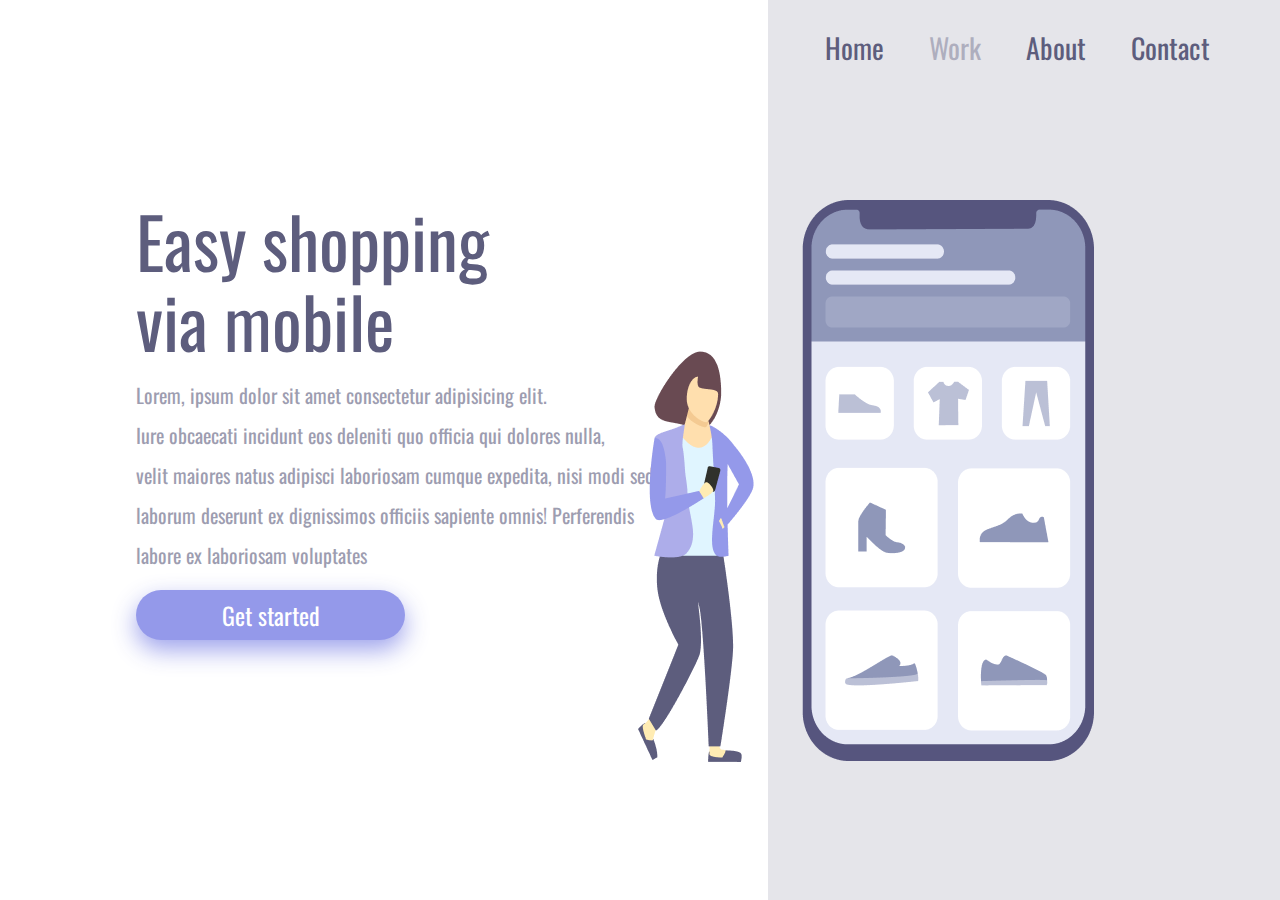
<file: Devclub/index.html>
<!DOCTYPE html>
<html lang="pt-br">

<head>
    <meta charset="UTF-8">
    <meta name="viewport" content="width=device-width, initial-scale=1.0">
    <title>Easy shopping</title>
    <link rel="stylesheet" href="style.css">
    <link rel="preconnect" href="https://fonts.googleapis.com">
    <link rel="preconnect" href="https://fonts.gstatic.com" crossorigin>
    <link href="https://fonts.googleapis.com/css2?family=Oswald:wght@200..700&display=swap" rel="stylesheet">
</head>

<body>
    <div class="center">
        <section class="left">
            <h1>Easy shopping via mobile</h1>
            <p>Lorem, ipsum dolor sit amet consectetur adipisicing elit. <br>Iure obcaecati incidunt eos deleniti quo
                officia qui dolores nulla,<br> velit maiores natus adipisci laboriosam cumque expedita, nisi modi sed
                laborum deserunt ex dignissimos officiis sapiente omnis! Perferendis labore ex laboriosam voluptates</p>
            <button>Get started</button>
        </section>
        <section class="right">
            <header>
                <a>Home</a>
                <a>Work</a>
                <a>About</a>
                <a>Contact</a>
            </header>
            <img src="./img/easy.png">
        </section>
    </div>
</body>

</html>
</file>
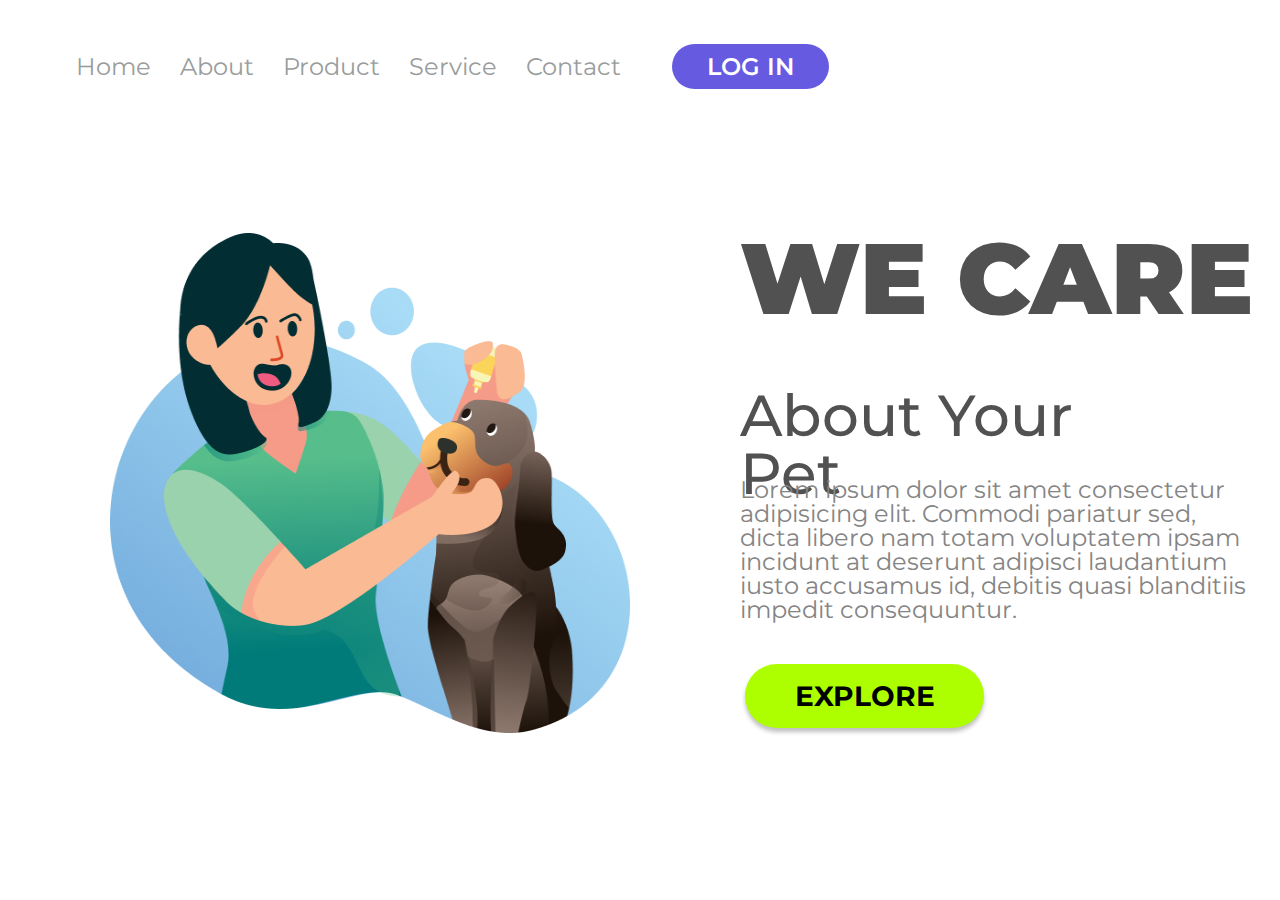
<file: Devclub/desafio2.html>
<!DOCTYPE html>
<html lang="pt-br">

<head>
    <meta charset="UTF-8">
    <meta name="viewport" content="width=device-width, initial-scale=1.0">
    <title>Desafio devclub 2</title>
    <link rel="stylesheet" href="desafio2.css">
    <link rel="preconnect" href="https://fonts.googleapis.com">
<link rel="preconnect" href="https://fonts.gstatic.com" crossorigin>
<link href="https://fonts.googleapis.com/css2?family=Montserrat:ital,wght@0,100..900;1,100..900&family=Oswald:wght@200..700&display=swap" rel="stylesheet">
</head>

<body>
    <div>
        <section>
            <a class="hm">Home</a>
            <a class="ab">About</a>
            <a class="pro">Product</a>
            <a class="serv">Service</a>
            <a class="cont">Contact</a>
            <button>LOG IN</button>
        </section>
        <img src="./img/Illustration 2.png">
        <main>
            <h1>WE CARE</h1>
            <h2>About Your Pet</h2>
            <p>Lorem ipsum dolor sit amet consectetur adipisicing elit. Commodi pariatur sed, dicta libero nam totam voluptatem ipsam incidunt at deserunt adipisci laudantium iusto accusamus id, debitis quasi blanditiis impedit consequuntur.</p>
            <button class="button">EXPLORE</button>
        </main>
    </div>
</body>

</html>
</file>
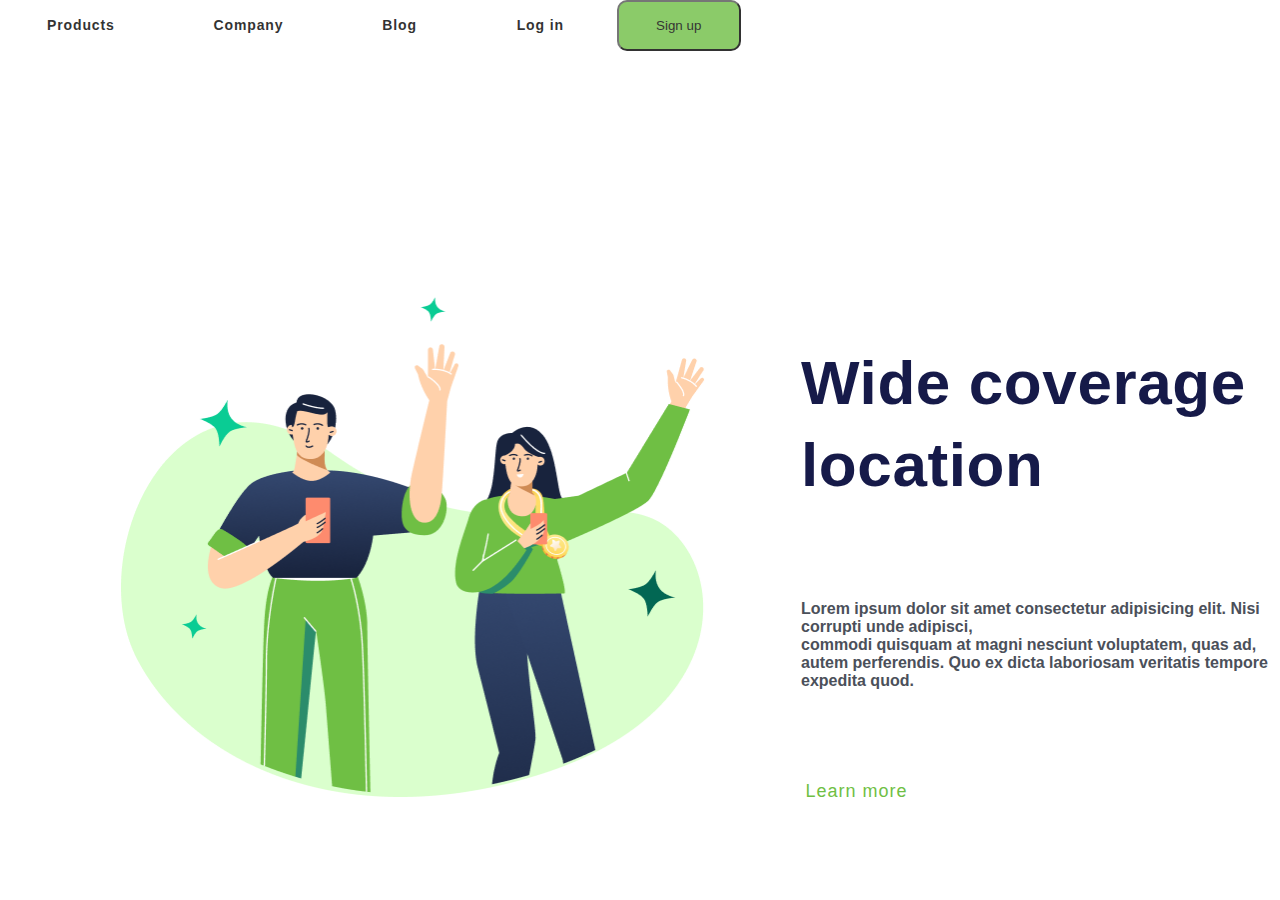
<file: Devclub/desafiodev.html>
<!DOCTYPE html>
<html lang="pt-br">

<head>
    <meta charset="UTF-8">
    <meta name="viewport" content="width=device-width, initial-scale=1.0">
    <title>Desafio Dev 1</title>
    <link rel="stylesheet" href="desafiodev.css">
</head>

<body>
    <div>
        <section><b>
            <a class="one">Products</a>
            <a class="two">Company</a>
            <a class="three">Blog</a>
            <a class="four">Log in</a>
            <button>Sign up</button>
        </section></b>
       <img src="./img/wide.png">
    <h1><b>Wide coverage location</h1>
    <p>Lorem ipsum dolor sit amet consectetur adipisicing elit. Nisi corrupti unde adipisci, <br>commodi quisquam at magni nesciunt voluptatem, quas ad, autem perferendis. Quo ex dicta laboriosam veritatis tempore expedita quod.</p></b>
    <a class="Learn">Learn more</a>
     </div>
</body>

</html>
</file>
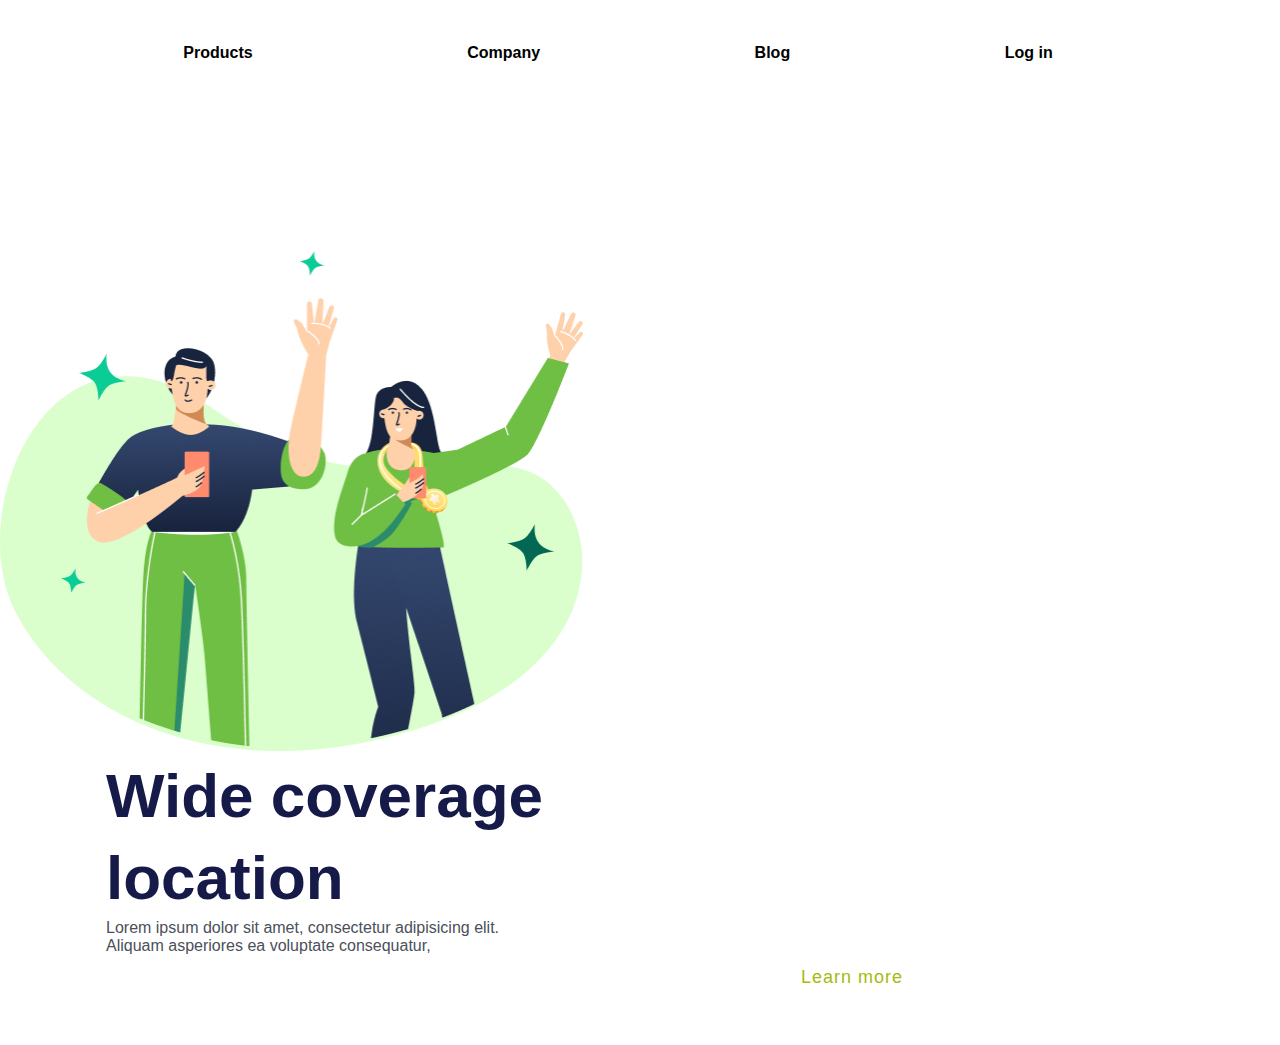
<file: Devclub/index2.html>
<!DOCTYPE html>
<html lang="pt-br">

<head>
    <meta charset="UTF-8">
    <meta name="viewport" content="width=device-width, initial-scale=1.0">
    <title>Wide coverage</title>
    <link rel="stylesheet" href="style2.css">
</head>

<body>
    <nav><b>
            <ul>
                <li>
                    <a>Products</a>
                </li>
                <li>
                    <a>Company</a>
                </li>
                <li>
                    <a>Blog</a>
                </li>
                <li>
                    <a>Log in</a>
                </li>
            </ul>
        </b>
        <button><b>Sign up</b></button>
    </nav>

    <img src="./img/positive.png">

    <div>
        <h1>Wide coverage location</h1>

        <p>Lorem ipsum dolor sit amet, consectetur adipisicing elit. <br>Aliquam asperiores ea voluptate consequatur,
        </p>
    </div>
    <section>
        <a>Learn more</a>
    </section>
</body>

</html>
</file>
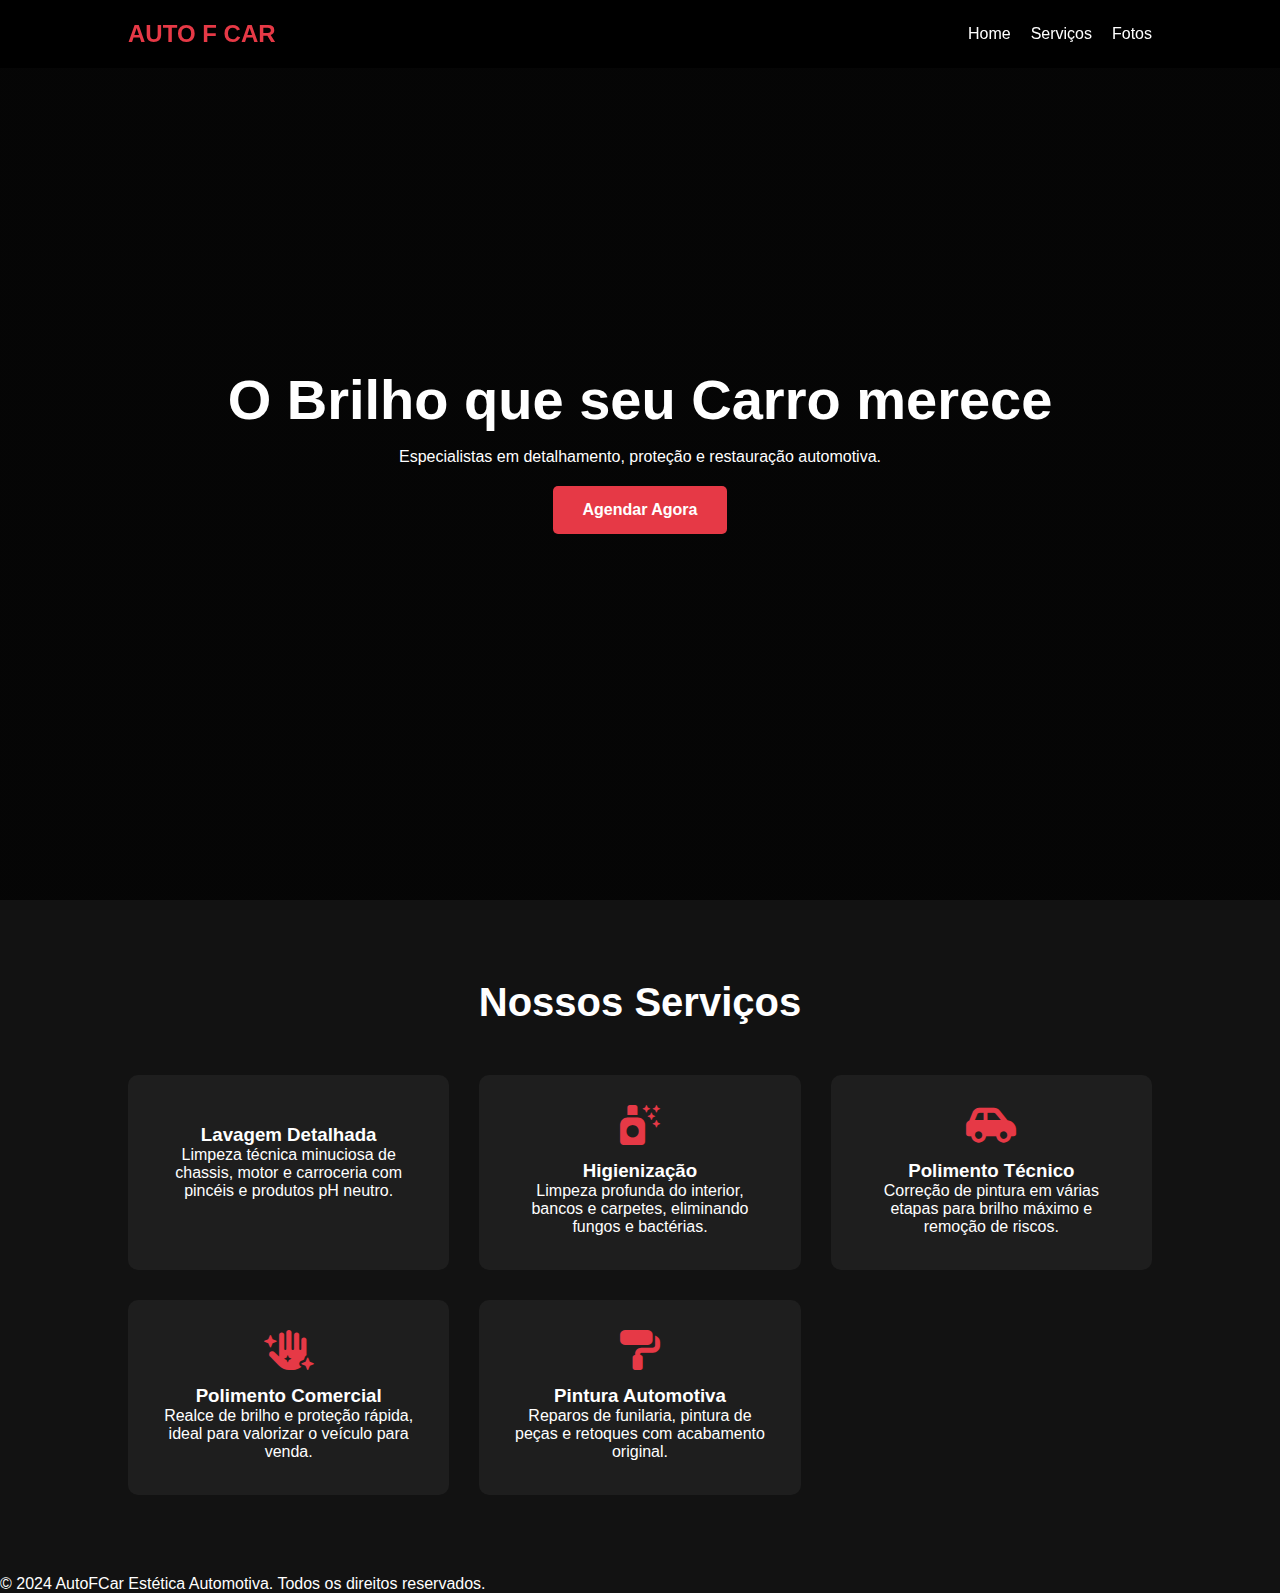
<file: Felipe/fcar.html>
<!DOCTYPE html>
<html lang="pt-br">

<head>
    <meta charset="UTF-8">
    <meta name="viewport" content="width=device-width, initial-scale=1.0">
    <title>F Car | Estética Automotiva Profissional</title>
    <link rel="stylesheet" href="./fcar.css">
    <link rel="stylesheet" href="https://cdnjs.cloudflare.com/ajax/libs/font-awesome/6.0.0/css/all.min.css">
</head>

<body>

    <header>
        <nav id="navbar">
            <div class="logo">AUTO F CAR</div>
            <ul class="nav-links">
                <li><a href="#home">Home</a></li>
                <li><a href="#servicos">Serviços</a></li>
                <li><a href="./projeto.html">Fotos</a></li>
            </ul>
        </nav>
    </header>

    <section id="home" class="hero">
        <div class="hero-content">
            <h1>O Brilho que seu Carro merece</h1>
            <p>Especialistas em detalhamento, proteção e restauração automotiva.</p>
            <a href="https://wa.me/5511987654321?text=Quero%20agendar%20um%20serviço" class="btn-cta" target="_blank">
                Agendar Agora
            </a>
        </div>
    </section>

    <section id="servicos" class="services">
        <h2>Nossos Serviços</h2>
        <div class="services-grid">
            <div class="service-card">
                <i class="fa-solid fa-faucet-drip"></i>
                <h3>Lavagem Detalhada</h3>
                <p>Limpeza técnica minuciosa de chassis, motor e carroceria com pincéis e produtos pH neutro.</p>
            </div>
            <div class="service-card">
                <i class="fa-solid fa-spray-can-sparkles"></i>
                <h3>Higienização</h3>
                <p>Limpeza profunda do interior, bancos e carpetes, eliminando fungos e bactérias.</p>
            </div>
            <div class="service-card">
                <i class="fa-solid fa-car-side"></i>
                <h3>Polimento Técnico</h3>
                <p>Correção de pintura em várias etapas para brilho máximo e remoção de riscos.</p>
            </div>
            <div class="service-card">
                <i class="fa-solid fa-hand-sparkles"></i>
                <h3>Polimento Comercial</h3>
                <p>Realce de brilho e proteção rápida, ideal para valorizar o veículo para venda.</p>
            </div>
            <div class="service-card">
                <i class="fa-solid fa-paint-roller"></i>
                <h3>Pintura Automotiva</h3>
                <p>Reparos de funilaria, pintura de peças e retoques com acabamento original.</p>
            </div>
        </div>
    </section>

    <footer>
        <p>&copy; 2024 AutoFCar Estética Automotiva. Todos os direitos reservados.</p>
    </footer>
    <script src="./fcar.js"></script>
</body>

</html>
</file>
<file: Devclub/style.css>
* {
    margin: 0;
    padding: 0;
    font-family: "Oswald", sans-serif;
    box-sizing: border-box;
    font-weight: 400;
}

.center {
    height: 100vh;
    width: 100vw;
}

.left {
    display: inline-block;
    width: 60%;
    padding: 136px;
    margin-top: 5%;
}

.right {
    display: inline-block;
    background: rgba(93, 93, 125, 0.16);
    height: 100vh;
    width: 40%;
    position: absolute;
}

img {
    position: relative;
    top: 15%;
    right: 130px;
}

h1 {
    width: 368px;
    font-size: 70px;
    line-height: 80px;
    color: #5D5D7D;

}

p {
    width: 540px;
    font-size: 20px;
    line-height: 40px;
    color: #5D5D7D;
    opacity: 0.6;
    margin: 15px 0;
}

button {
    width: 269px;
    height: 50px;
    background: #9499ea;
    box-shadow: 0px 10px 24px rgba(148, 153, 234, 0.9);
    font-size: 24px;
    line-height: 36px;
    text-align: center;
    color: #ffff;
    border-radius: 30px;
    border: none;
    cursor: pointer;
}

button:hover {
    opacity: .8;
}

button:active {
    opacity: .5;
}

a {
    font-size: 28px;
    line-height: 100%;
    margin-right: 41px;
    color: #5D5D7D;
    cursor: pointer;
}

a:nth-child(2) {
    opacity: .4;
}

a:active {
    opacity: .4;
}

a:hover {
    opacity: .8;
}

header {
    margin: 34px 0 0 57px;
}

@media screen and (max-width:1050px) {
    .left {
        width: 100%;
        height: 50%;
        padding: 0;
        margin: 0;
    }

    .right {
        display: block;
        height: auto;
        width: 100%;
        position: static;
        padding: 40px;
    }

    img {
        position: static;
        max-width: 90%;
    }

    header {
        display: none;
    }

    h1 {
        font-size: 36px;
        line-height: 52px;
        width: auto;
        margin: 58px 50px 0 50px;
        text-align: center;
    }

    p {
        margin: 15px 40px;
        width: auto;
        text-align: center;
        font-size: 14px;
        line-height: 24px;
    }

    button {
        margin: 0 auto;
        display: block;
    }

}
</file>
<file: Devclub/desafio2.css>
* {
    margin: 0;
    padding: 0;
    box-sizing: border-box;
    font-family: "Montserrat", sans-serif;

}

section {
    font-weight: 600px;
    font-size: 24px;
    line-height: 100%;
    letter-spacing: 0%;
}

.hm {
    width: 79px;
    height: 29px;
    color: rgba(152, 157, 156, 1);
    margin-top: 44px;
    margin-left: 76px;
    cursor: pointer;
}

.ab {
    width: 90px;
    height: 29px;
    color: rgba(152, 157, 156, 1);
    margin-top: 44px;
    margin-left: 23px;
    cursor: pointer;
}

.pro {
    width: 126px;
    height: 29px;
    color: rgba(152, 157, 156, 1);
    margin-top: 44px;
    margin-left: 23px;
    cursor: pointer;
}

.serv {
    width: 108px;
    height: 29px;
    color: rgba(152, 157, 156, 1);
    margin-top: 44px;
    margin-left: 23px;
    cursor: pointer;
}

.cont {
    width: 120px;
    height: 29px;
    color: rgba(152, 157, 156, 1);
    margin-top: 44px;
    margin-left: 23px;
    cursor: pointer;
}

button {
    width: 130;
    height: 41;
    font-weight: 600;
    font-size: 24px;
    border-radius: 30px;
    margin-top: 44px;
    margin-left: 45px;
    color: rgba(255, 255, 255, 1);
    background: rgba(102, 90, 225, 1);
    border: none;
    padding: 8px 35px;
    cursor: pointer;
}

img {
    margin-top: 144px;
    margin-left: 110px;
    width: 520px;
    height: 500px;
}

h1 {
    width: 513px;
    height: 122px;
    font-weight: 900;
    font-size: 100px;
    line-height: 100%;
    color: rgba(81, 81, 81, 1);
    position: absolute;
    left: 740px;
    bottom: 550px;
}

h2 {
    width: 448px;
    height: 71px;
    font-weight: 500;
    font-size: 58px;
    line-height: 100%;
    color: rgba(81, 81, 81, 1);
    position: relative;
    left: 740px;
    bottom: 350px;
}

p {

    width: 515px;
    height: 87px;
    font-weight: 400px;
    font-size: 24px;
    line-height: 100%;
    color: rgba(132, 132, 132, 1);
    position: relative;
    left: 740px;
    bottom: 330px;
}

.button {

    width: 147px;
    height: 26px;
    top: 15px;
    left: 46px;
    font-weight: 700;
    font-size: 28px;
    line-height: 100%;
    width: 239px;
    height: 64px;
    border-radius: 35px;
    border: none;
    color: rgba(0, 0, 0, 1);
    box-shadow: 0px 4px 4px 0px rgba(0, 0, 0, 0.25);
    background: rgba(173, 255, 0, 1);
    position: absolute;
    left: 700px;
    top: 620px;
}

@media screen and (max-width: 1257px) {
    section {
        display: none;
    }

    img {
        margin-top: 152px;
        margin-left: 42px;
        width: 480px;
        height: 430px;
    }

    p {
        display: none;
    }

    h1 {
        width: 350px;
        height: 52px;
        font-weight: 900;
        font-size: 50px;
        line-height: 100%;
        color: rgba(81, 81, 81, 1);
        position: absolute;
        left: 130px;
        bottom: 250px;
    }

    h2 {
        width: 232px;
        height: 37px;
        font-weight: 500;
        font-size: 30px;
        line-height: 100%;
        color: rgba(81, 81, 81, 1);
        position: absolute;
        left: 130px;
        top: 680px;
    }

    .button {
        width: 147px;
        height: 26px;
        top: 15px;
        left: 46px;
        font-weight: 700;
        font-size: 28px;
        line-height: 100%;
        width: 239px;
        height: 64px;
        border-radius: 35px;
        border: none;
        color: rgba(0, 0, 0, 1);
        box-shadow: 0px 4px 4px 0px rgba(0, 0, 0, 0.25);
        background: rgba(173, 255, 0, 1);
        position: absolute;
        left: 95px;
        top: 695px;
    }
}
</file>
<file: Devclub/desafiodev.css>
* {
    margin: 0;
    padding: 0;
    box-sizing: border-box;
    font-family: Arial, Helvetica, sans-serif;
}

section {
    font-weight: 400;
    font-size: 14px;
    line-height: 100%;
    letter-spacing: 0.88px;
}

section:hover {
    opacity: .8;
}

secçtion:active {
    opacity: .5;
}

.one {
    width: 87px;
    height: 20px;
    top: 47px;
    left: 42px;
    margin: 42px 47px;
    cursor: pointer;
}

.two {
    width: 79px;
    height: 21px;
    top: 47px;
    left: 161px;
    margin: 161px 47px;
    cursor: pointer;
}

.three {
    width: 37px;
    height: 21px;
    top: 47px;
    left: 272px;
    text-align: center;
    margin: 272px 47px;
    cursor: pointer;
}

.four {
    width: 47px;
    height: 21px;
    top: 48px;
    left: 341px;
    text-align: center;
    margin: 341px 48px;
    cursor: pointer;
}

button {
    width: 124px;
    height: 51px;
    top: 32px;
    left: 420px;
    cursor: pointer;
    background: #6FBF44;
    border-radius: 10px;
}

img {
    width: 595px;
    height: 500px;
    top: 246px;
    left: 121px;
    margin-top: 246px;
    margin-left: 121px;
}

h1 {
    width: 582px;
    height: 164px;
    top: 342px;
    left: 801px;
    font-weight: 700;
    font-size: 62px;
    line-height: 82px;
    letter-spacing: 0.6px;
    color: #161A49;
    position: absolute;
}

p {
    width: 493px;
    height: 99px;
    top: 553px;
    left: 801px;
    color: #4B505A;
    position: absolute;
    margin-top: 47px;
}

.Learn {
    width: 112px;
    height: 27px;
    top: 707px;
    left: 801px;
    font-weight: 500px;
    font-size: 18px;
    line-height: 100%;
    letter-spacing: 1px;
    color: #6FBF44;
    cursor: pointer;
    margin-top: 55px;
    margin-left: 85px;
}
.Learn:hover{
    opacity: .9;
}
</file>
<file: Devclub/style2.css>
* {
    font-family: Arial, Helvetica, sans-serif;
    margin: 0;
    padding: 0;
    box-sizing: border-box;
}

ul {
    display: flex;
    margin: 44px 0 144px 76px;
    justify-content: space-around;
    margin-right: 120px;
    list-style-type: none;
    cursor: pointer;
}

button {
    background: rgb(166, 186, 15);
    width: 150px;
    height: 45px;
    border-radius: 30px;
    margin-left: 1350px;
    position: relative;
    top: -175px;
    font-weight: 500;
    font-size: 28px;
    line-height: 34px;
    filter: drop-shadow(0px 4px 4px rgba(5, 5, 5, 25));
    cursor: pointer;
}

img {
    width: 595.18px;
    height: 500px;
    top: 246px;
    left: 121px;
    display: inline-block;
}

div {
    display: inline-block;
    margin-left: 106px;
}

h1 {
    width: 582px;
    height: 164px;
    top: 342px;
    left: 801px;
    font-weight: 700;
    font-size: 62px;
    line-height: 82px;
    color: #161a49;
}

p {
    width: 493px;
    height: 99px;
    top: 553px;
    left: 801px;
    color: #4B505A;
}

section{
      width: 112px;
    height: 27px;
    top: 707px;
    left: 801px;
    font-weight: 500;
    font-size: 18px;
    line-height: 100%;
    letter-spacing: 1px;
    position: relative;
    top: -50px;
    color: rgb(166, 186, 15);
    cursor: pointer;
}
a:hover{
    color: green;
}
</file>
<file: Felipe/fcar.css>
/* Configurações Gerais */
* {
    margin: 0;
    padding: 0;
    box-sizing: border-box;
    font-family: 'Segoe UI', Tahoma, Geneva, Verdana, sans-serif;
}

body {
    background-color: #121212;
    color: #fff;
    scroll-behavior: smooth;
}

/* Navbar */
#navbar {
    display: flex;
    justify-content: space-between;
    align-items: center;
    padding: 20px 10%;
    background-color: rgba(0, 0, 0, 0.9);
    position: fixed;
    width: 100%;
    z-index: 1000;
}

.logo {
    font-size: 1.5rem;
    font-weight: bold;
    color: #e63946; /* Vermelho Esportivo */
}

.nav-links {
    display: flex;
    list-style: none;
}

.nav-links li a {
    color: white;
    text-decoration: none;
    margin-left: 20px;
    transition: 0.3s;
}

.nav-links li a:hover {
    color: #e63946;
}

/* Hero Section */
.hero {
    height: 100vh;
    background: linear-gradient(rgba(0,0,0,0.7), rgba(0,0,0,0.7)), url('https://images.unsplash.com/photo-1520340356584-f9917d1eea6f?auto=format&fit=crop&w=1350&q=80');
    background-size: cover;
    background-position: center;
    display: flex;
    align-items: center;
    justify-content: center;
    text-align: center;
}

.hero-content h1 {
    font-size: 3.5rem;
    margin-bottom: 1rem;
}

.btn-cta {
    display: inline-block;
    padding: 15px 30px;
    background-color: #e63946;
    color: white;
    text-decoration: none;
    border-radius: 5px;
    font-weight: bold;
    margin-top: 20px;
    transition: 0.3s;
}

.btn-cta:hover {
    background-color: #b91d2a;
    transform: scale(1.05);
}

/* Serviços */
.services {
    padding: 80px 10%;
    text-align: center;
}

.services h2 {
    font-size: 2.5rem;
    margin-bottom: 50px;
}

.services-grid {
    display: grid;
    grid-template-columns: repeat(auto-fit, minmax(250px, 1fr));
    gap: 30px;
}

.service-card {
    background-color: #1e1e1e;
    padding: 30px;
    border-radius: 10px;
    transition: 0.3s;
    border-bottom: 4px solid transparent;
}

.service-card:hover {
    transform: translateY(-10px);
    border-bottom: 4px solid #e63946;
}

.service-card i {
    font-size: 2.5rem;
    color: #e63946;
    margin-bottom: 15px;
}

/* Responsividade */
@media (max-width: 768px) {
    .nav-links { display: none; }
    .hero-content h1 { font-size: 2.5rem; }
}
</file>
